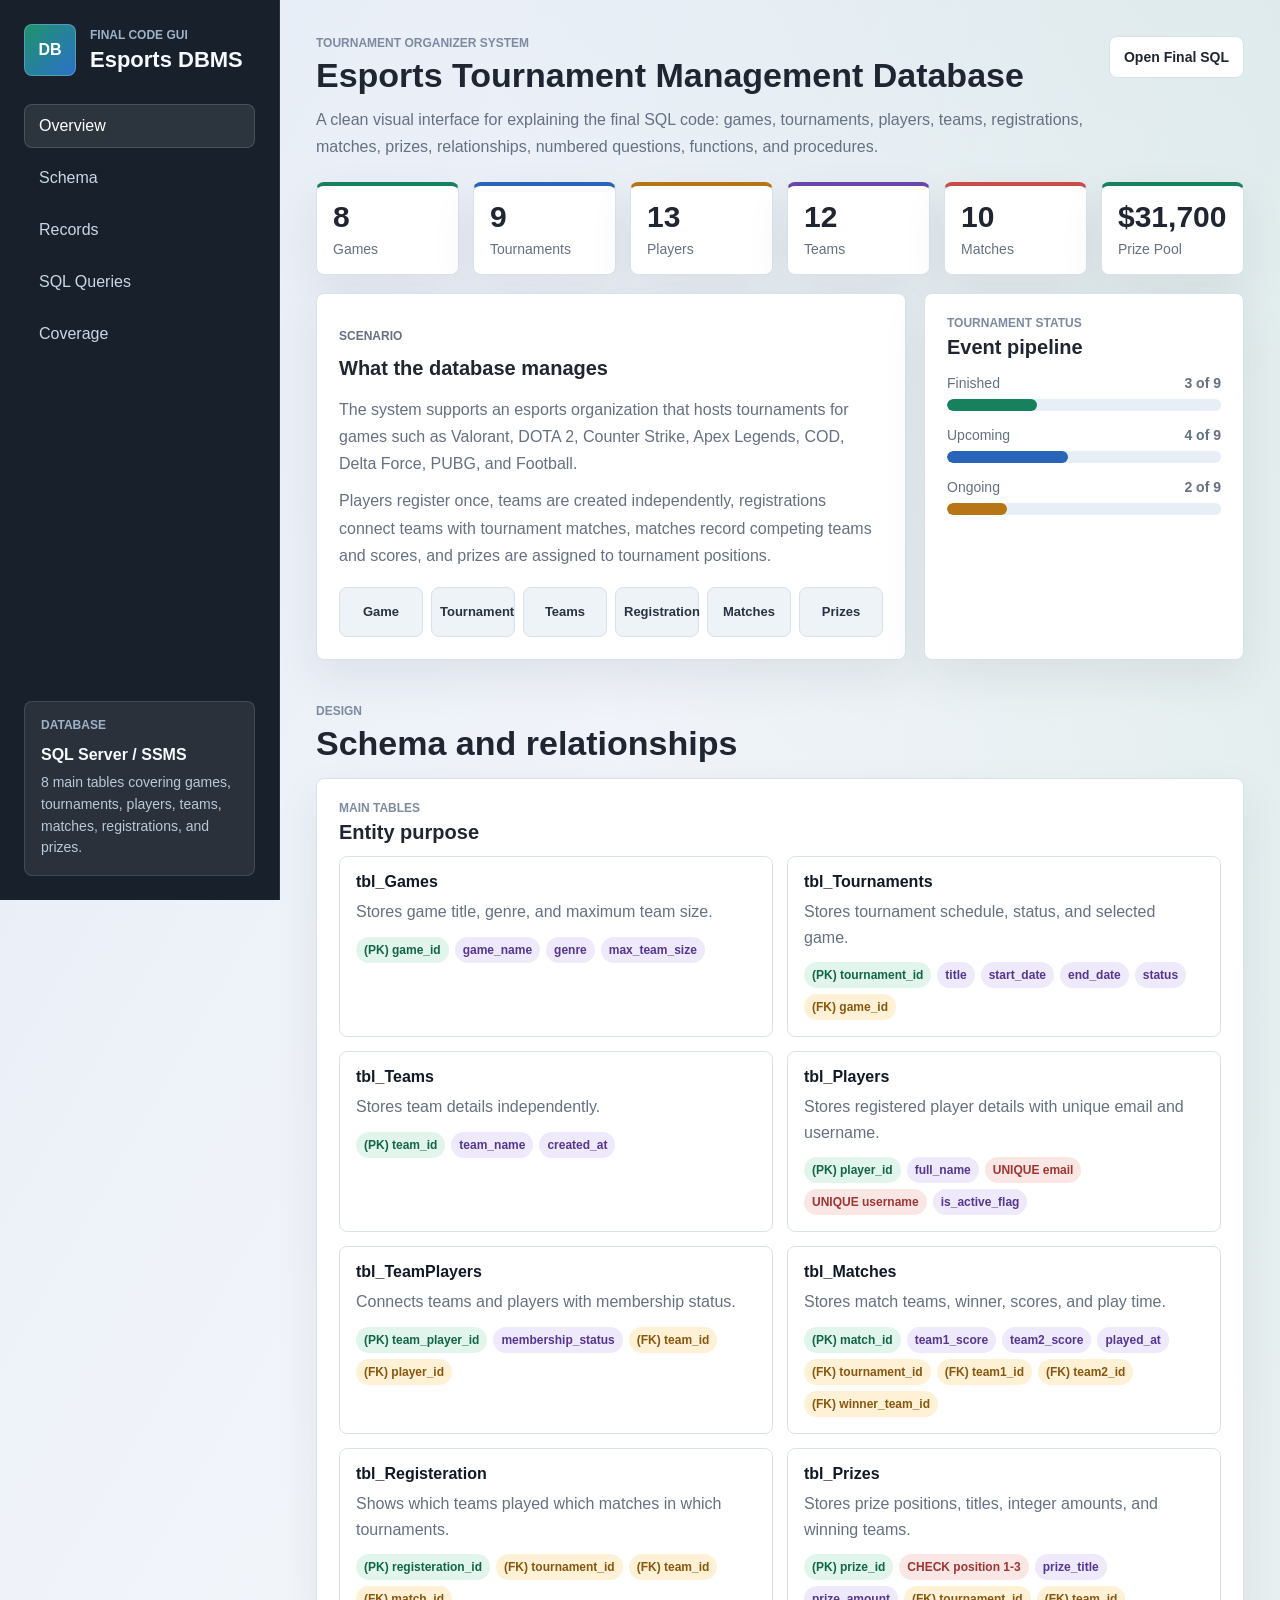
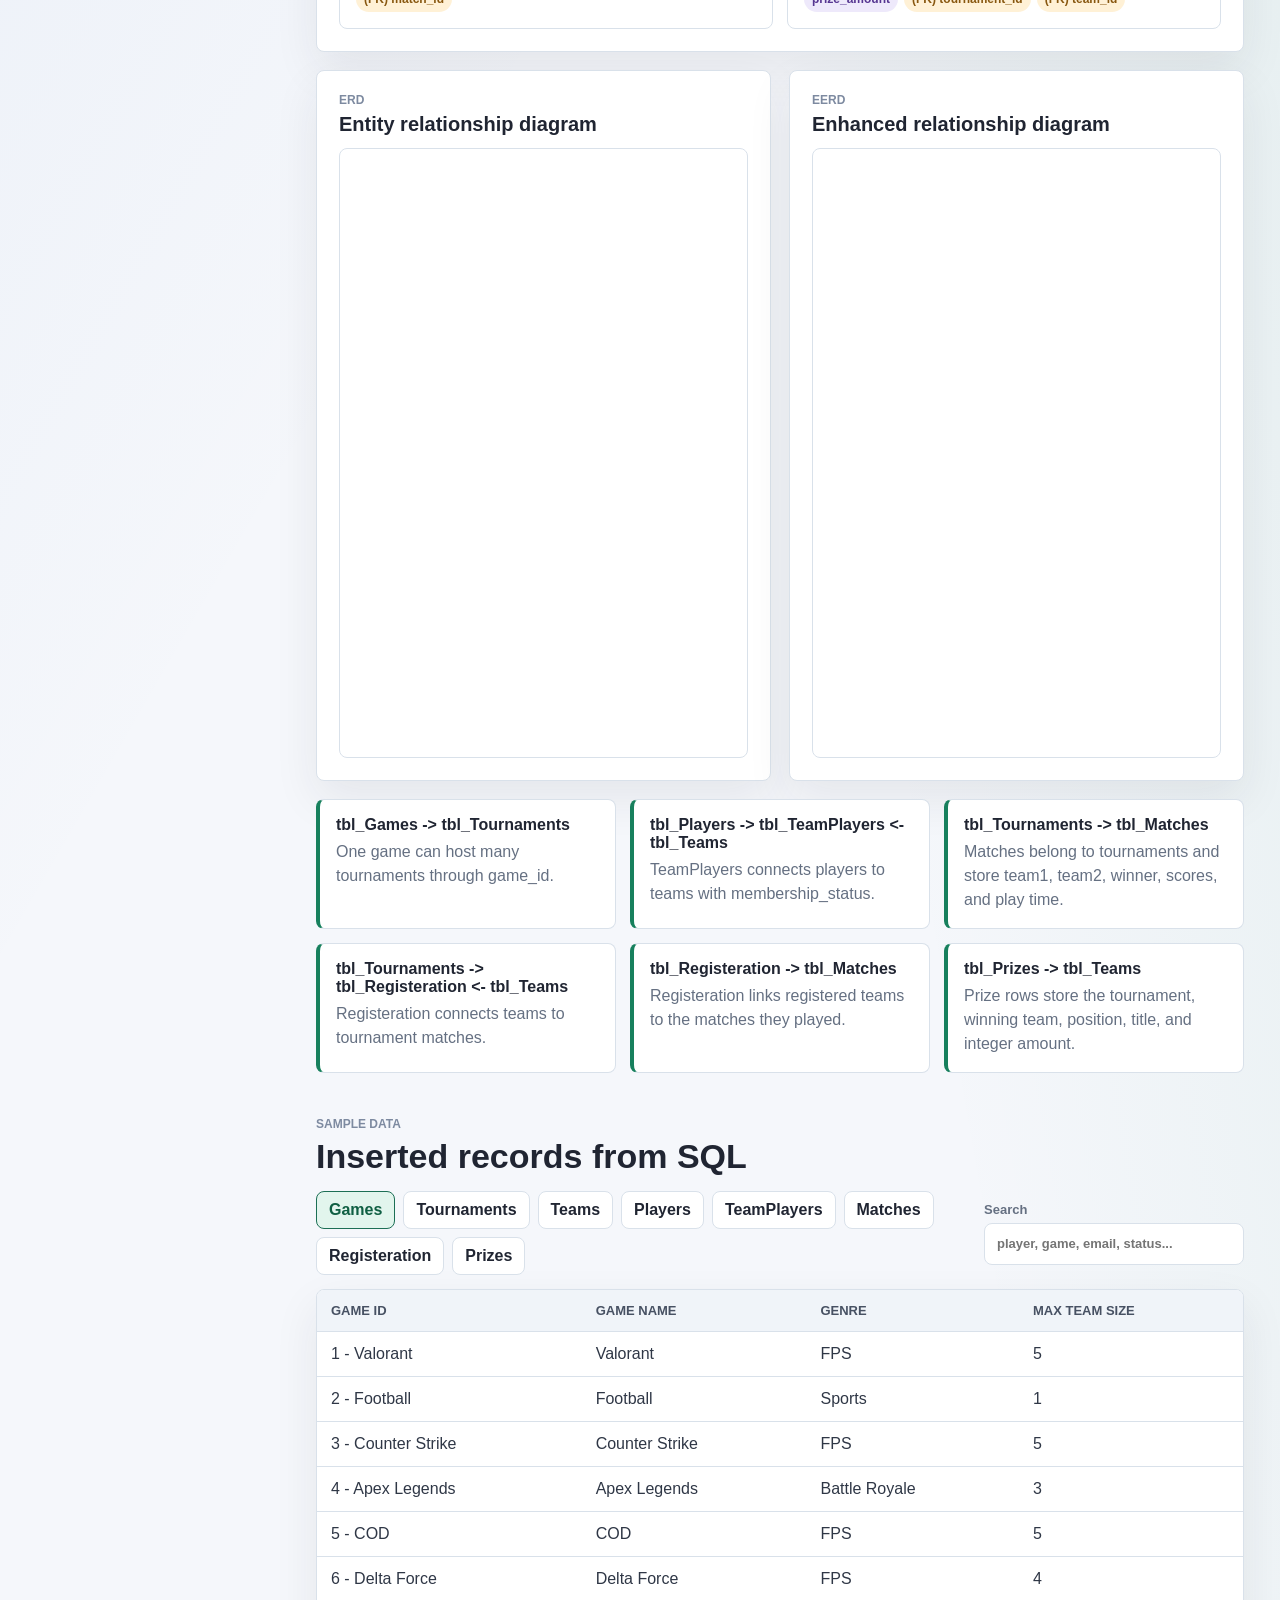
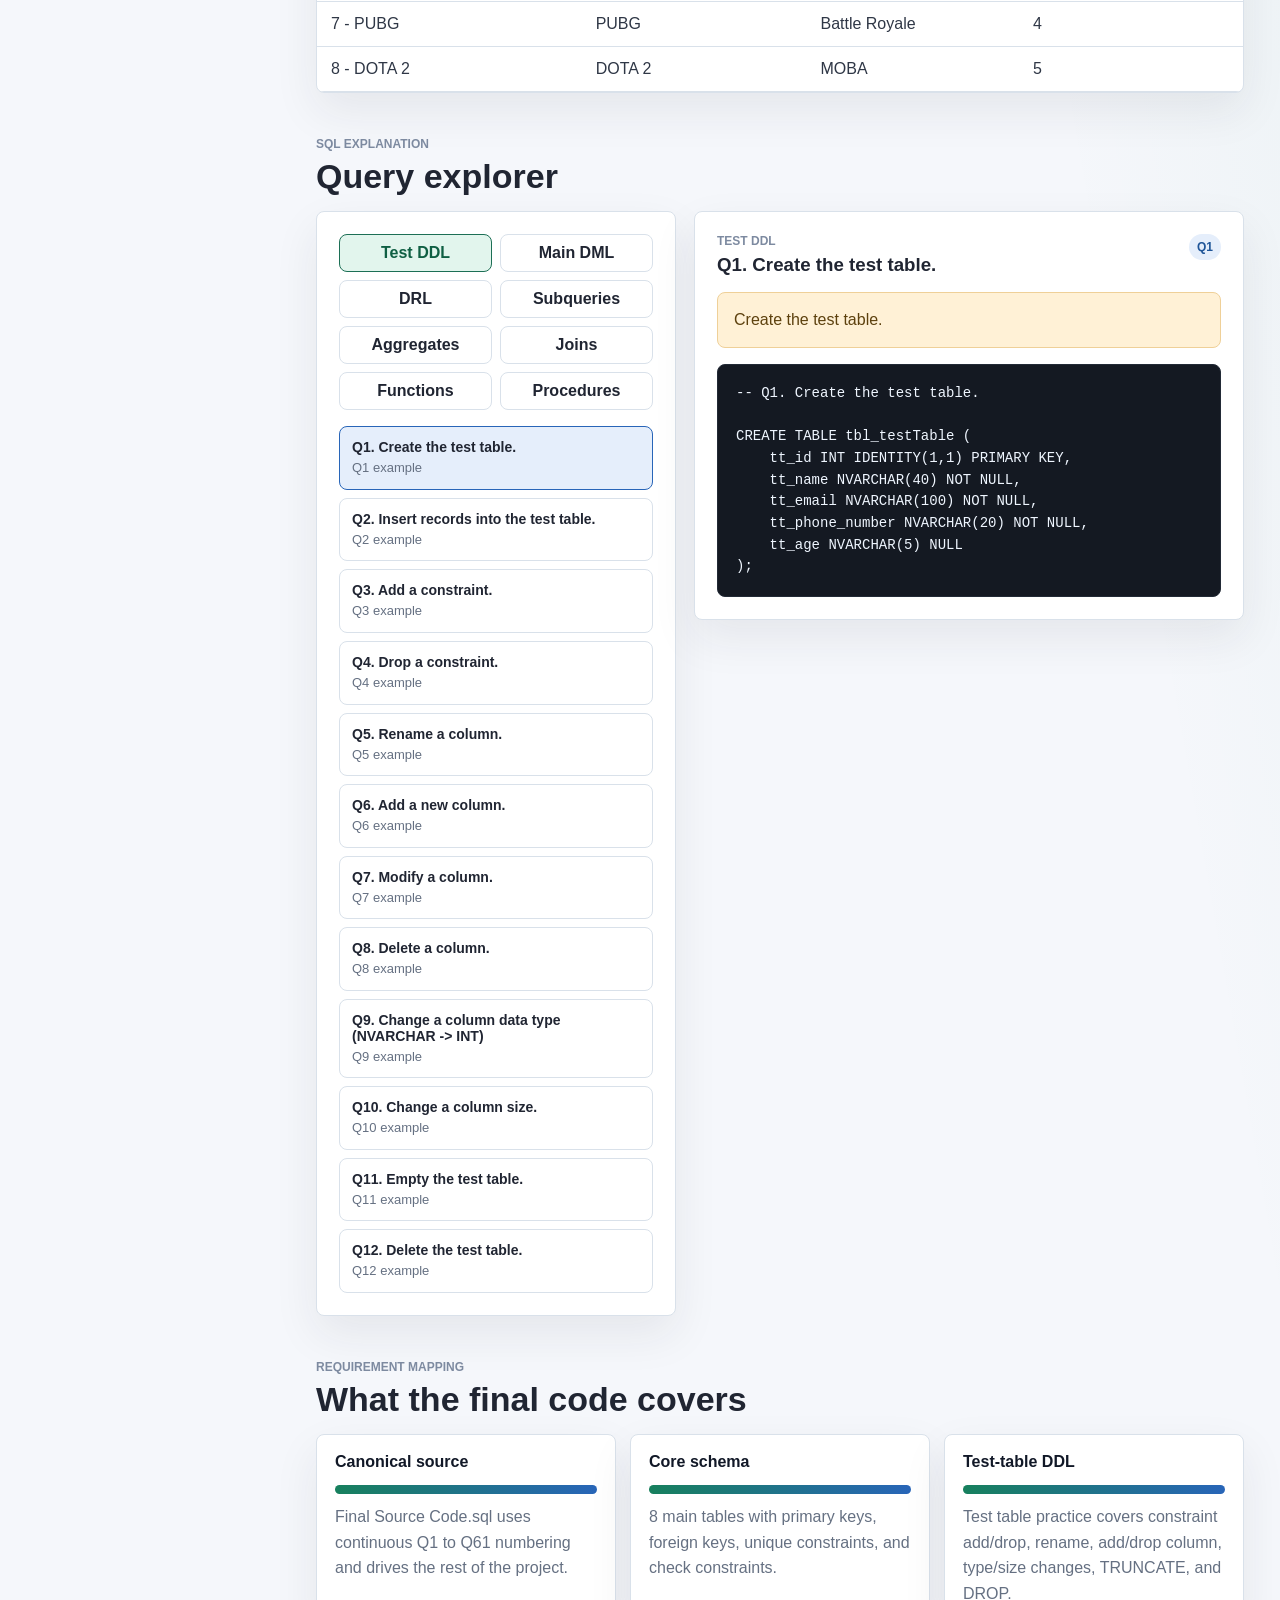
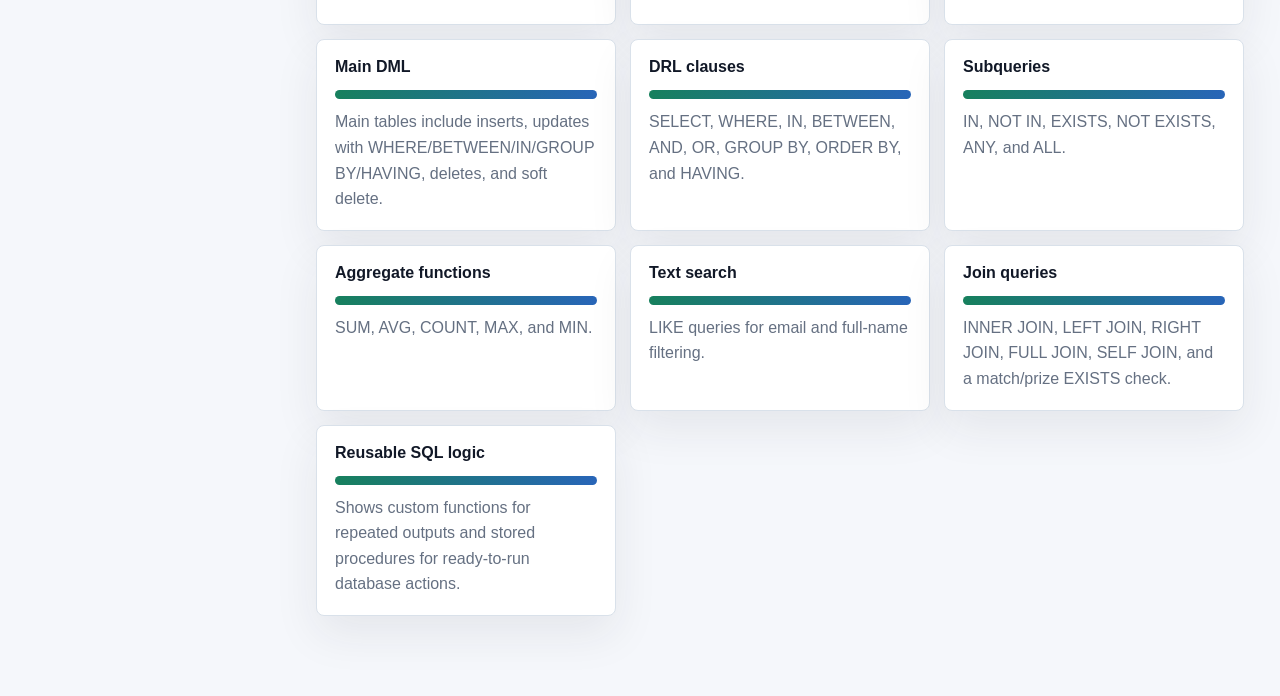
<file: index.html>
<!DOCTYPE html>
<html lang="en">
<head>
  <meta charset="UTF-8">
  <meta name="viewport" content="width=device-width, initial-scale=1.0">
  <meta http-equiv="refresh" content="0; url=gui/index.html">
  <title>Esports Tournament DBMS GUI</title>
  <style>
    body {
      min-height: 100vh;
      margin: 0;
      display: grid;
      place-items: center;
      background: #f5f7fb;
      color: #202532;
      font-family: "Segoe UI", Arial, sans-serif;
      letter-spacing: 0;
    }

    main {
      max-width: 520px;
      padding: 28px;
      border: 1px solid #d9e1ea;
      border-radius: 8px;
      background: #ffffff;
      box-shadow: 0 18px 45px rgba(32, 37, 50, 0.08);
      text-align: center;
    }

    a {
      color: #2865b8;
      font-weight: 800;
    }
  </style>
</head>
<body>
  <main>
    <h1>Esports Tournament DBMS GUI</h1>
    <p>Opening the project GUI...</p>
    <p><a href="gui/index.html">Open GUI manually</a></p>
  </main>
</body>
</html>
</file>
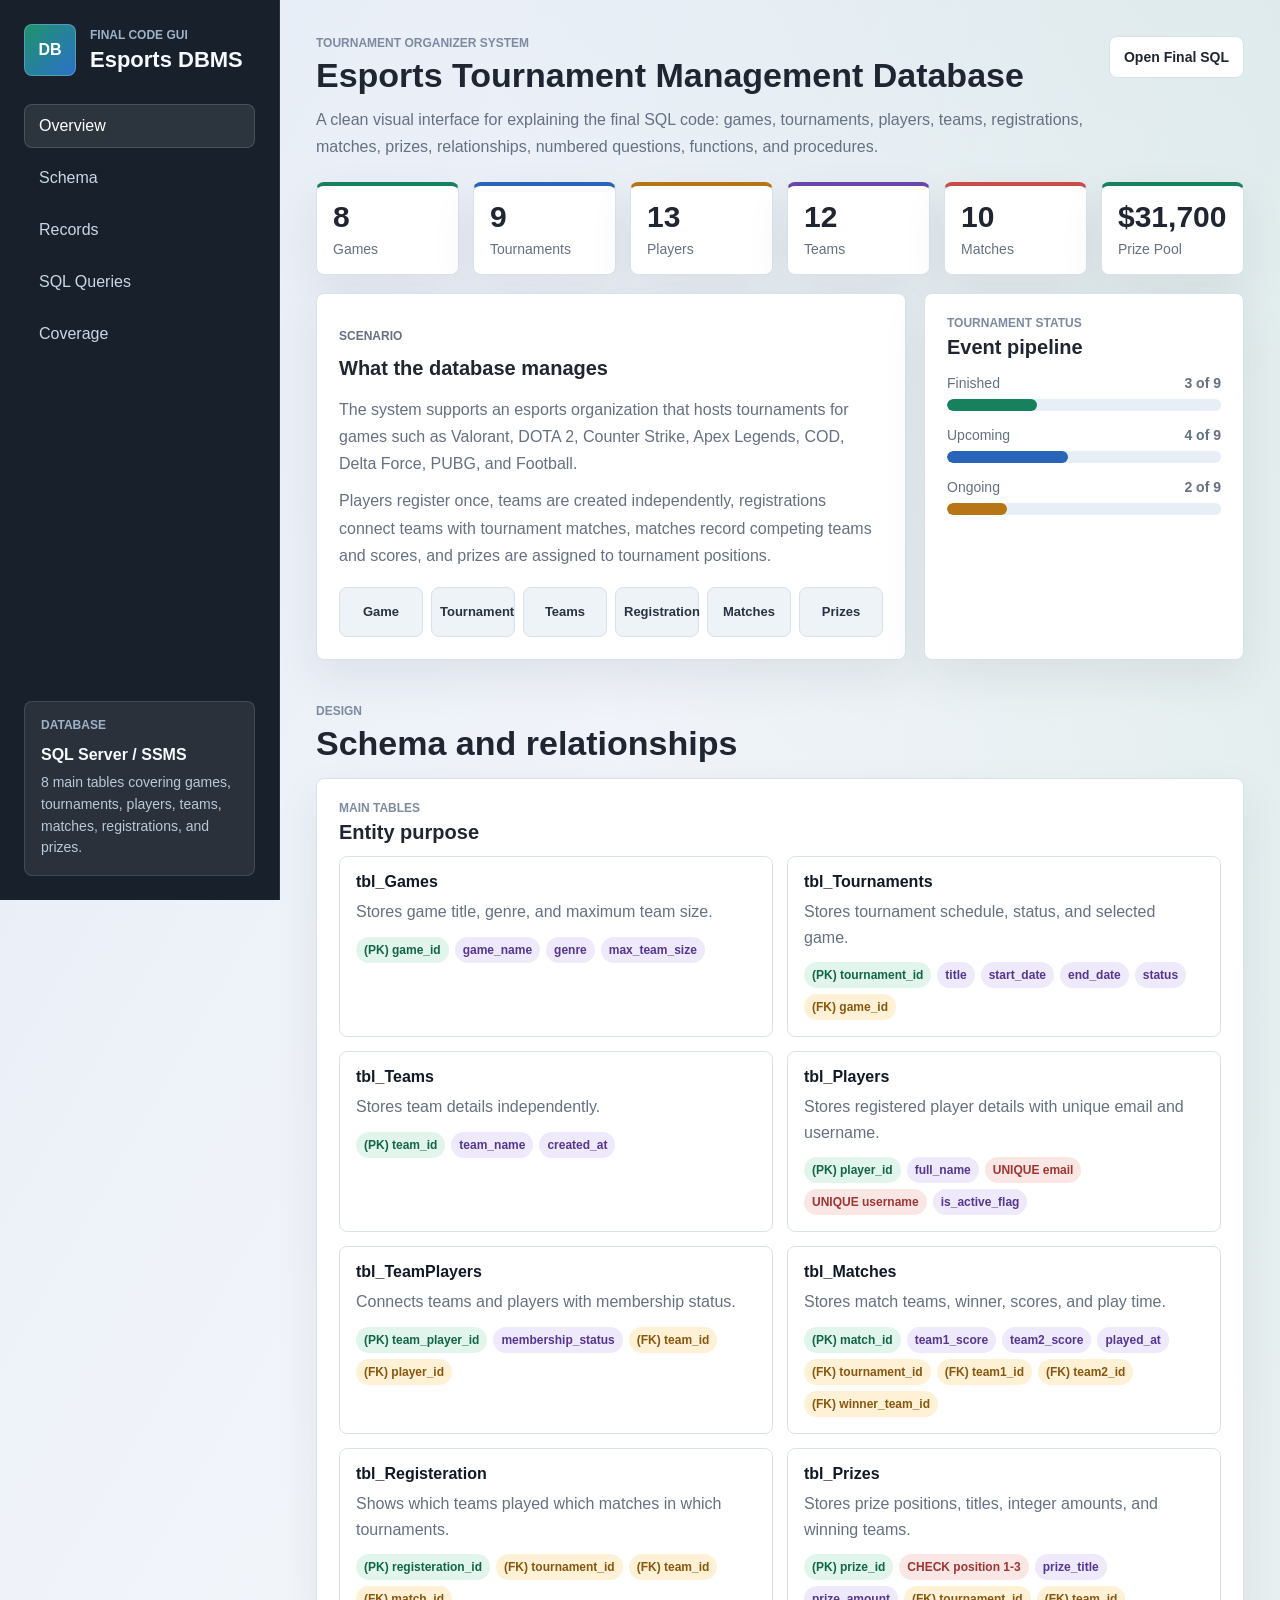
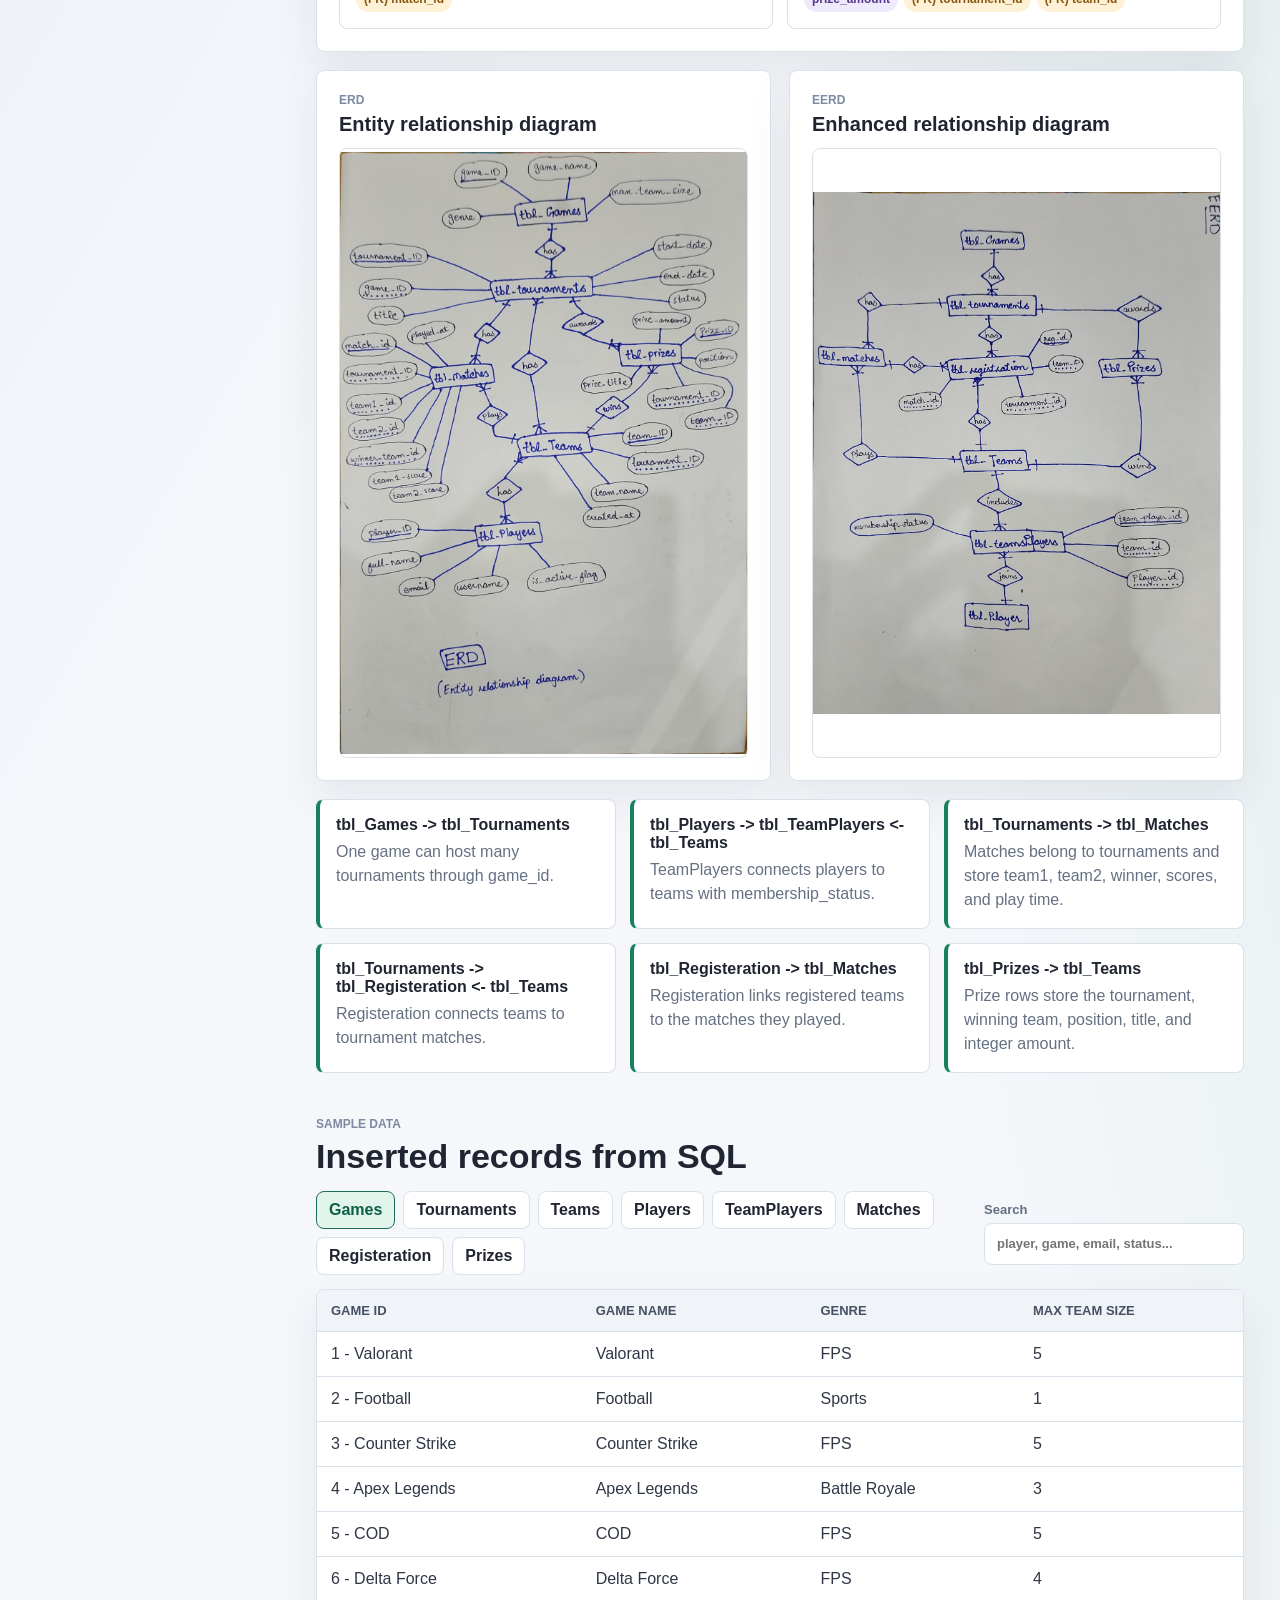
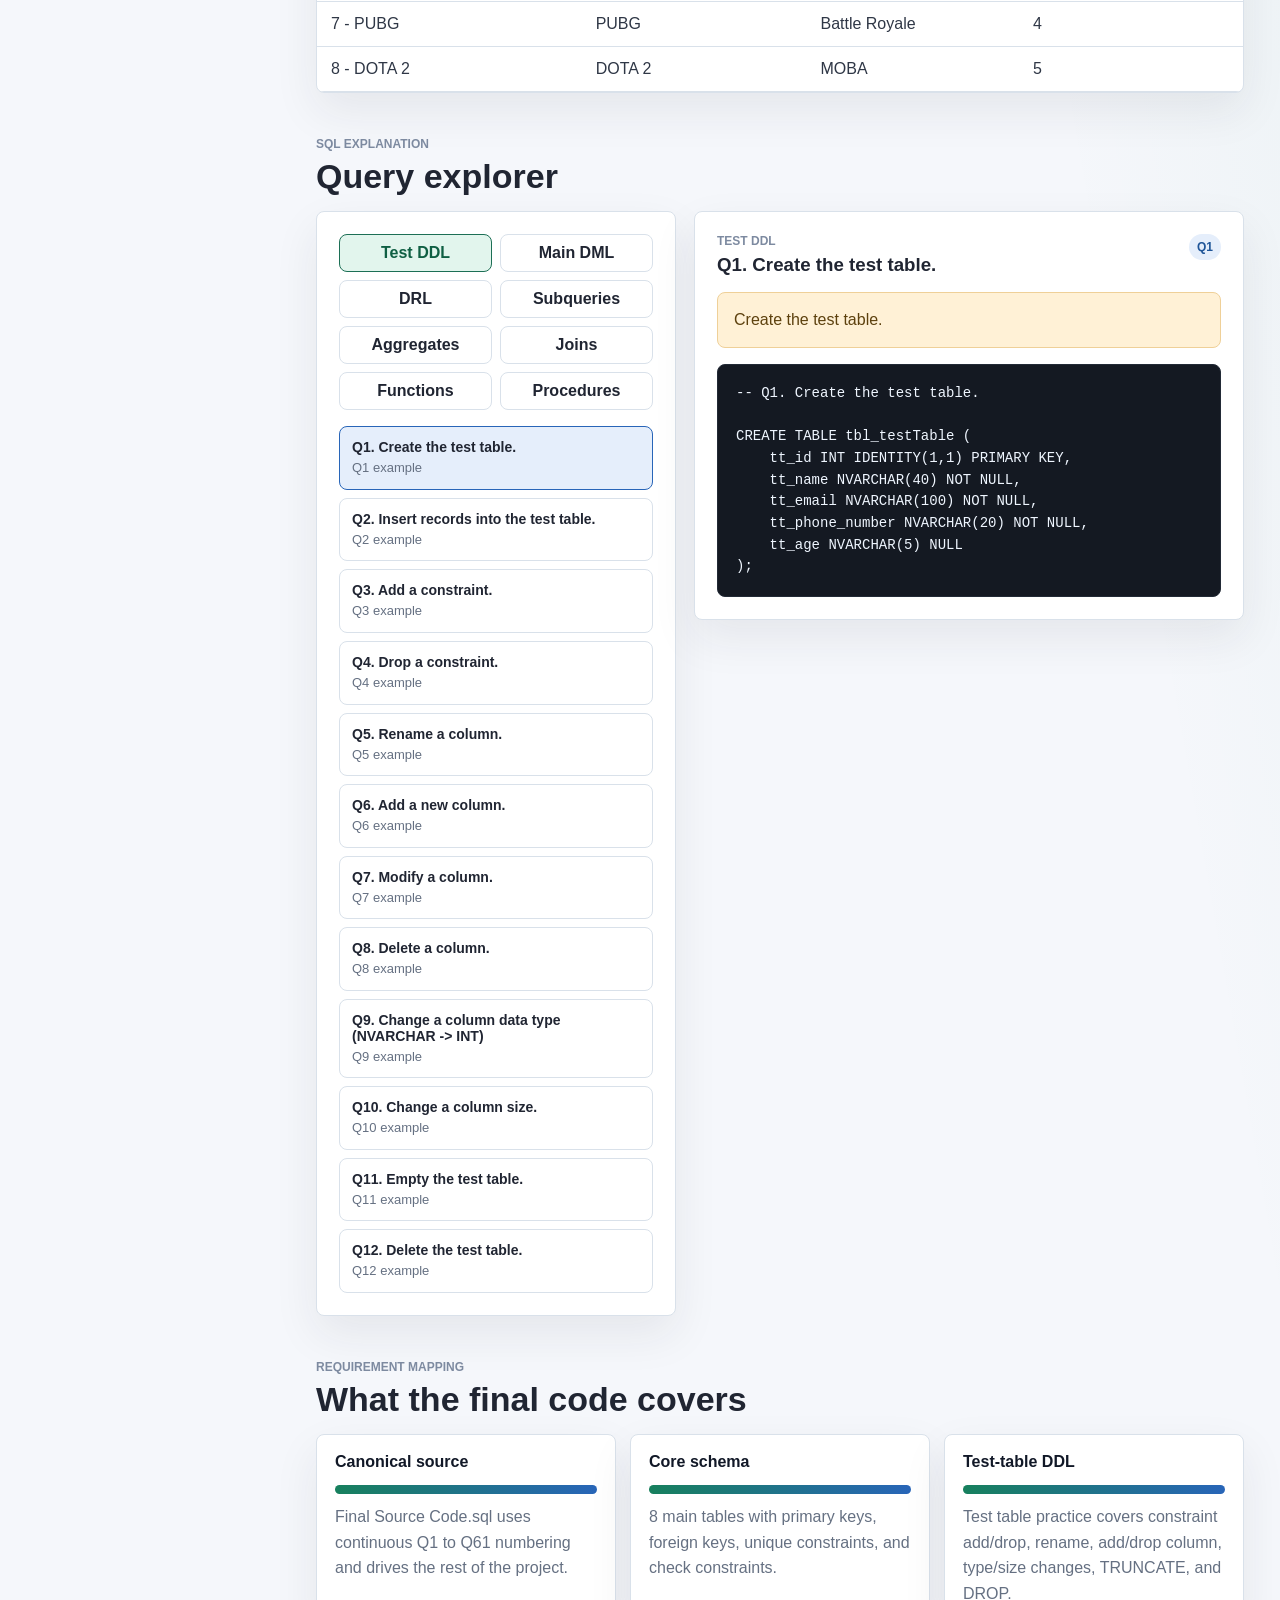
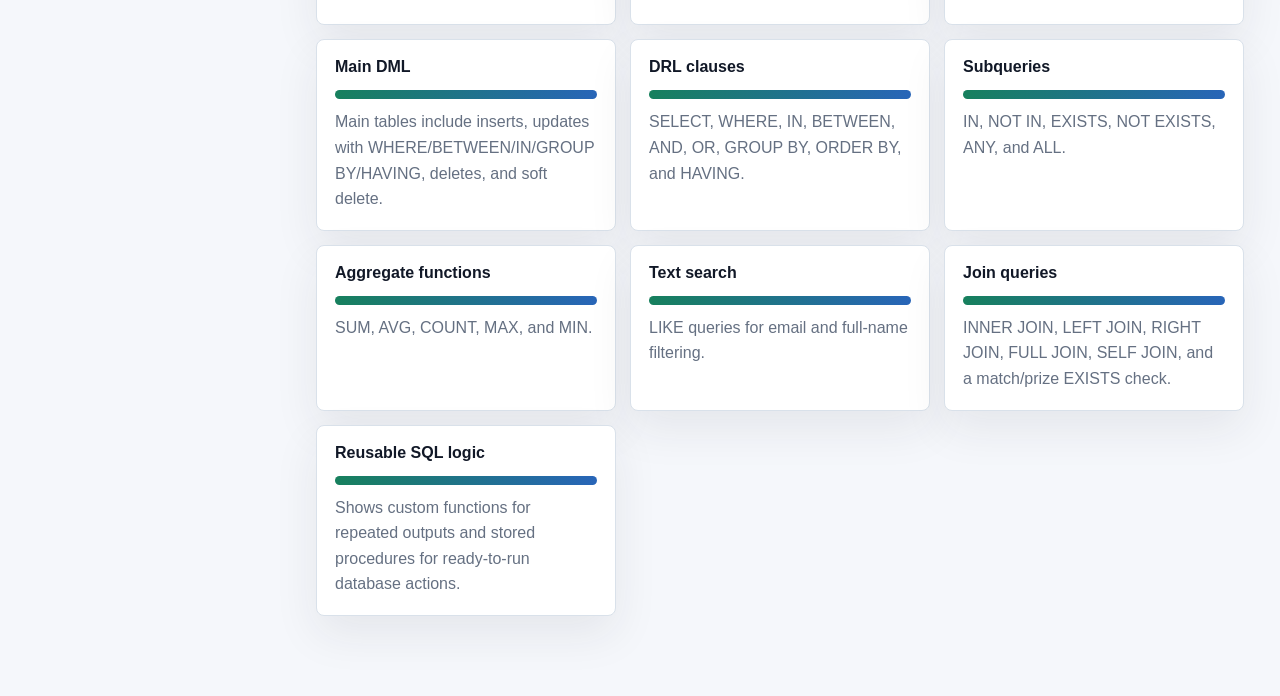
<file: gui/index.html>
<!DOCTYPE html>
<html lang="en">
<head>
  <meta charset="UTF-8">
  <meta name="viewport" content="width=device-width, initial-scale=1.0">
  <title>Esports Tournament DBMS GUI</title>
  <link rel="stylesheet" href="style.css?v=7">
</head>
<body>
  <!-- Main app shell: sidebar navigation on the left, project content on the right. -->
  <div class="app-shell">
    <aside class="sidebar" aria-label="Project navigation">
      <!-- Project title block shown at the top of the sidebar. -->
      <div class="brand">
        <div class="brand-mark">DB</div>
        <div>
          <p class="eyebrow">Final Code GUI</p>
          <h1>Esports DBMS</h1>
        </div>
      </div>

      <nav class="nav-list">
        <a href="#overview" class="nav-link active">Overview</a>
        <a href="#schema" class="nav-link">Schema</a>
        <a href="#records" class="nav-link">Records</a>
        <a href="#queries" class="nav-link">SQL Queries</a>
        <a href="#requirements" class="nav-link">Coverage</a>
      </nav>

      <div class="sidebar-card">
        <p class="eyebrow">Database</p>
        <strong>SQL Server / SSMS</strong>
        <span>8 main tables covering games, tournaments, players, teams, matches, registrations, and prizes.</span>
      </div>
    </aside>

    <main class="main">
      <!-- Overview section: high-level project explanation and quick metrics. -->
      <section id="overview" class="section">
        <div class="topbar">
          <div>
            <p class="eyebrow">Tournament organizer system</p>
            <h2>Esports Tournament Management Database</h2>
            <p class="lead">A clean visual interface for explaining the final SQL code: games, tournaments, players, teams, registrations, matches, prizes, relationships, numbered questions, functions, and procedures.</p>
          </div>
          <div class="top-actions">
            <a class="button secondary" href="../final-source-code/Final%20Source%20Code.sql" target="_blank">Open Final SQL</a>
          </div>
        </div>

        <div class="metric-grid" id="metricGrid"></div>

        <div class="overview-grid">
          <div class="panel story-panel">
            <div class="section-heading">
              <p class="eyebrow">Scenario</p>
              <h3>What the database manages</h3>
            </div>
            <p>The system supports an esports organization that hosts tournaments for games such as Valorant, DOTA 2, Counter Strike, Apex Legends, COD, Delta Force, PUBG, and Football.</p>
            <p>Players register once, teams are created independently, registrations connect teams with tournament matches, matches record competing teams and scores, and prizes are assigned to tournament positions.</p>
            <div class="story-flow" aria-label="Database workflow">
              <span>Game</span>
              <span>Tournament</span>
              <span>Teams</span>
              <span>Registration</span>
              <span>Matches</span>
              <span>Prizes</span>
            </div>
          </div>

          <div class="panel">
            <div class="section-heading">
              <p class="eyebrow">Tournament status</p>
              <h3>Event pipeline</h3>
            </div>
            <div id="statusBars" class="status-bars"></div>
          </div>
        </div>
      </section>

      <!-- Schema section: app.js fills the table cards; the two diagram images are static assets. -->
      <section id="schema" class="section">
        <div class="section-heading">
          <p class="eyebrow">Design</p>
          <h2>Schema and relationships</h2>
        </div>

        <div class="schema-layout">
          <div class="panel main-tables-panel">
            <div class="section-heading compact">
              <p class="eyebrow">Main tables</p>
              <h3>Entity purpose</h3>
            </div>
            <div class="table-card-grid" id="tableCards"></div>
          </div>

          <div class="schema-diagram-grid">
            <div class="panel erd-panel">
              <div class="section-heading compact">
                <p class="eyebrow">ERD</p>
                <h3>Entity relationship diagram</h3>
              </div>
              <div class="diagram-body">
                <div class="diagram-media">
                  <img src="../Enhanced-ERD/ERD.jpeg" alt="ERD diagram for esports tournament database" class="erd-image" loading="lazy" decoding="async">
                </div>
              </div>
            </div>

            <div class="panel erd-panel eerd-panel">
              <div class="section-heading compact">
                <p class="eyebrow">EERD</p>
                <h3>Enhanced relationship diagram</h3>
              </div>
              <div class="diagram-body eerd-body">
                <div class="diagram-media">
                  <img src="../Enhanced-ERD/EERD.jpeg" alt="Enhanced EERD diagram for esports tournament database" class="erd-image" loading="lazy" decoding="async">
                </div>
              </div>
            </div>
          </div>
        </div>

        <div class="relationship-grid" id="relationshipGrid"></div>
      </section>

      <!-- Records section: app.js builds table tabs and rows from the sample data object. -->
      <section id="records" class="section">
        <div class="section-heading">
          <p class="eyebrow">Sample data</p>
          <h2>Inserted records from SQL</h2>
        </div>

        <div class="data-toolbar">
          <div class="tabs" id="dataTabs" aria-label="Record tables"></div>
          <label class="search-box">
            <span>Search</span>
            <input id="recordSearch" type="search" placeholder="player, game, email, status...">
          </label>
        </div>

        <div class="panel data-panel">
          <div class="table-wrap">
            <table id="recordTable"></table>
          </div>
        </div>
      </section>

      <!-- Query explorer section: categories and selected SQL snippets are rendered by app.js. -->
      <section id="queries" class="section">
        <div class="section-heading">
          <p class="eyebrow">SQL explanation</p>
          <h2>Query explorer</h2>
        </div>

        <div class="query-layout">
          <div class="panel query-list-panel">
            <div class="tabs vertical" id="queryTabs" aria-label="SQL query categories"></div>
            <div id="queryList" class="query-list"></div>
          </div>

          <div class="panel code-panel">
            <div class="code-header">
              <div>
                <p class="eyebrow" id="queryCategory">DDL</p>
                <h3 id="queryTitle">Create database tables</h3>
              </div>
              <span id="queryBadge" class="badge">Schema</span>
            </div>
            <p id="queryPoint" class="query-point"></p>
            <pre><code id="queryCode"></code></pre>
          </div>
        </div>
      </section>

      <!-- Coverage section: requirement cards show what the final SQL project includes. -->
      <section id="requirements" class="section">
        <div class="section-heading">
          <p class="eyebrow">Requirement mapping</p>
          <h2>What the final code covers</h2>
        </div>

        <div class="coverage-grid" id="coverageGrid"></div>
      </section>
    </main>
  </div>

  <script src="app.js?v=7"></script>
</body>
</html>
</file>
<file: gui/style.css>
:root {
  --bg: #f5f7fb;
  --surface: #ffffff;
  --surface-soft: #eef3f7;
  --text: #202532;
  --muted: #657082;
  --line: #d9e1ea;
  --ink: #111827;
  --green: #17805d;
  --green-soft: #e2f5ed;
  --red: #c84d47;
  --red-soft: #fae7e5;
  --amber: #b87516;
  --amber-soft: #fff1d6;
  --blue: #2865b8;
  --blue-soft: #e5eefb;
  --violet: #6846aa;
  --violet-soft: #eee9fb;
  --radius: 8px;
  --shadow: 0 18px 45px rgba(32, 37, 50, 0.08);
}

* {
  box-sizing: border-box;
}

html {
  scroll-behavior: smooth;
}

body {
  margin: 0;
  min-height: 100vh;
  background:
    linear-gradient(120deg, rgba(40, 101, 184, 0.08), transparent 34%),
    linear-gradient(260deg, rgba(23, 128, 93, 0.09), transparent 36%),
    var(--bg);
  color: var(--text);
  font-family: "Segoe UI", Arial, sans-serif;
}

a {
  color: inherit;
}

.app-shell {
  display: grid;
  grid-template-columns: 280px minmax(0, 1fr);
  min-height: 100vh;
}

.sidebar {
  position: sticky;
  top: 0;
  height: 100vh;
  padding: 24px;
  background: #18202b;
  color: #f7fbff;
  display: flex;
  flex-direction: column;
  gap: 28px;
  border-right: 1px solid rgba(255, 255, 255, 0.08);
}

.brand {
  display: flex;
  align-items: center;
  gap: 14px;
}

.brand-mark {
  width: 52px;
  height: 52px;
  display: grid;
  place-items: center;
  background: linear-gradient(135deg, #1f936d, #2c70c9);
  border: 1px solid rgba(255, 255, 255, 0.22);
  border-radius: var(--radius);
  color: #ffffff;
  font-weight: 800;
  letter-spacing: 0;
}

.brand h1,
.section h2,
.panel h3 {
  margin: 0;
  letter-spacing: 0;
}

.brand h1 {
  font-size: 22px;
  line-height: 1.1;
}

.eyebrow {
  margin: 0 0 6px;
  color: #7d8aa0;
  font-size: 12px;
  font-weight: 800;
  letter-spacing: 0;
  text-transform: uppercase;
}

.sidebar .eyebrow {
  color: #9db2c8;
}

.nav-list {
  display: grid;
  gap: 8px;
}

.nav-link {
  display: block;
  padding: 12px 14px;
  border-radius: var(--radius);
  color: #cad7e5;
  text-decoration: none;
  border: 1px solid transparent;
  transition: 160ms ease;
}

.nav-link:hover,
.nav-link.active {
  background: rgba(255, 255, 255, 0.09);
  border-color: rgba(255, 255, 255, 0.14);
  color: #ffffff;
}

.sidebar-card {
  margin-top: auto;
  padding: 16px;
  display: grid;
  gap: 8px;
  border-radius: var(--radius);
  background: rgba(255, 255, 255, 0.08);
  border: 1px solid rgba(255, 255, 255, 0.12);
}

.sidebar-card span {
  color: #b9c8d7;
  font-size: 14px;
  line-height: 1.55;
}

.main {
  min-width: 0;
  padding: 36px;
}

.section {
  margin: 0 auto 44px;
  max-width: 1180px;
  scroll-margin-top: 24px;
}

.topbar {
  display: grid;
  grid-template-columns: minmax(0, 1fr) auto;
  gap: 24px;
  align-items: start;
  margin-bottom: 22px;
}

.section h2 {
  font-size: 34px;
  line-height: 1.12;
}

.lead {
  max-width: 790px;
  margin: 12px 0 0;
  color: var(--muted);
  line-height: 1.7;
  font-size: 16px;
}

.top-actions {
  display: flex;
  gap: 10px;
  align-items: center;
  flex-wrap: wrap;
  justify-content: end;
}

.button {
  min-height: 42px;
  display: inline-flex;
  align-items: center;
  justify-content: center;
  padding: 10px 14px;
  border-radius: var(--radius);
  border: 1px solid var(--line);
  text-decoration: none;
  font-weight: 800;
  font-size: 14px;
}

.button.primary {
  background: #1c6f55;
  border-color: #1c6f55;
  color: #ffffff;
}

.button.secondary {
  background: var(--surface);
  color: var(--text);
}

.metric-grid {
  display: grid;
  grid-template-columns: repeat(6, minmax(0, 1fr));
  gap: 14px;
  margin-bottom: 18px;
}

.metric-card,
.panel,
.mini-card,
.coverage-card {
  background: var(--surface);
  border: 1px solid var(--line);
  border-radius: var(--radius);
  box-shadow: var(--shadow);
}

.metric-card {
  padding: 16px;
}

.metric-card strong {
  display: block;
  font-size: 30px;
  line-height: 1;
  margin-bottom: 8px;
}

.metric-card span {
  color: var(--muted);
  font-size: 14px;
}

.accent-green {
  border-top: 4px solid var(--green);
}

.accent-blue {
  border-top: 4px solid var(--blue);
}

.accent-amber {
  border-top: 4px solid var(--amber);
}

.accent-red {
  border-top: 4px solid var(--red);
}

.accent-violet {
  border-top: 4px solid var(--violet);
}

/* Shared grid wrappers for the main page sections. */
.overview-grid,
.schema-layout,
.query-layout {
  display: grid;
  gap: 18px;
}

.overview-grid {
  grid-template-columns: minmax(0, 1.35fr) minmax(320px, 0.65fr);
}

.schema-layout {
  grid-template-columns: 1fr;
  align-items: start;
}

.schema-diagram-grid {
  display: grid;
  grid-template-columns: repeat(2, minmax(0, 1fr));
  gap: 18px;
  align-items: start;
}

.query-layout {
  grid-template-columns: 360px minmax(0, 1fr);
  align-items: start;
}

.panel {
  padding: 22px;
  min-width: 0;
}

.story-panel p {
  color: var(--muted);
  line-height: 1.7;
  margin: 10px 0;
}

.section-heading {
  margin-bottom: 16px;
}

.section-heading.compact {
  margin-bottom: 12px;
}

.section-heading h3 {
  font-size: 20px;
}

.story-flow {
  display: grid;
  grid-template-columns: repeat(6, minmax(0, 1fr));
  gap: 8px;
  margin-top: 18px;
}

.story-flow span {
  min-height: 50px;
  display: grid;
  place-items: center;
  padding: 8px;
  background: var(--surface-soft);
  border: 1px solid var(--line);
  border-radius: var(--radius);
  color: #293142;
  font-weight: 800;
  text-align: center;
  font-size: 13px;
}

.status-bars {
  display: grid;
  gap: 16px;
}

.status-row {
  display: grid;
  gap: 8px;
}

.status-label {
  display: flex;
  justify-content: space-between;
  color: var(--muted);
  font-size: 14px;
}

.bar-track {
  height: 12px;
  overflow: hidden;
  border-radius: 999px;
  background: #e8eef5;
}

.bar-fill {
  height: 100%;
  border-radius: 999px;
}

.bar-fill.finished {
  background: var(--green);
}

.bar-fill.upcoming {
  background: var(--blue);
}

.bar-fill.ongoing {
  background: var(--amber);
}

.table-card-grid,
.relationship-grid,
.coverage-grid {
  display: grid;
  gap: 14px;
}

.table-card-grid {
  grid-template-columns: repeat(2, minmax(0, 1fr));
}

.mini-card {
  padding: 16px;
  box-shadow: none;
}

.mini-card strong,
.coverage-card strong {
  display: block;
  margin-bottom: 8px;
  color: var(--ink);
}

.mini-card p,
.coverage-card p {
  margin: 0;
  color: var(--muted);
  line-height: 1.6;
}

.tag-list {
  display: flex;
  flex-wrap: wrap;
  gap: 6px;
  margin-top: 12px;
}

.tag,
.badge {
  display: inline-flex;
  align-items: center;
  min-height: 26px;
  padding: 4px 8px;
  border-radius: 999px;
  background: var(--blue-soft);
  color: #1f5598;
  font-size: 12px;
  font-weight: 800;
}

.tag.green {
  background: var(--green-soft);
  color: #116649;
}

.tag.amber {
  background: var(--amber-soft);
  color: #88570f;
}

.tag.red {
  background: var(--red-soft);
  color: #9e3632;
}

.tag.violet {
  background: var(--violet-soft);
  color: #563691;
}

/* Diagram cards use the same media frame so ERD and EERD padding matches. */
.erd-panel {
  overflow: hidden;
}

.diagram-body {
  display: block;
}

.diagram-media {
  height: 610px;
  display: flex;
  align-items: center;
  justify-content: center;
  overflow: hidden;
  border: 1px solid var(--line);
  border-radius: var(--radius);
  background: #ffffff;
}

.erd-image {
  display: block;
  width: 100%;
  height: 100%;
  object-fit: contain;
}

.relationship-grid {
  grid-template-columns: repeat(3, minmax(0, 1fr));
  margin-top: 18px;
}

.relationship-card {
  padding: 16px;
  background: #ffffff;
  border: 1px solid var(--line);
  border-left: 4px solid var(--green);
  border-radius: var(--radius);
}

.relationship-card strong {
  display: block;
  margin-bottom: 6px;
}

.relationship-card span {
  color: var(--muted);
  line-height: 1.5;
}

.data-toolbar {
  display: grid;
  grid-template-columns: minmax(0, 1fr) 260px;
  gap: 14px;
  align-items: center;
  margin-bottom: 14px;
}

.tabs {
  display: flex;
  flex-wrap: wrap;
  gap: 8px;
}

.tabs.vertical {
  display: grid;
  grid-template-columns: repeat(2, minmax(0, 1fr));
  margin-bottom: 16px;
}

.tab-button {
  min-height: 38px;
  padding: 8px 12px;
  border: 1px solid var(--line);
  border-radius: var(--radius);
  background: var(--surface);
  color: var(--text);
  cursor: pointer;
  font: inherit;
  font-weight: 800;
}

.tab-button:hover,
.tab-button.active {
  border-color: #1c6f55;
  background: var(--green-soft);
  color: #0f5f43;
}

.search-box {
  display: grid;
  gap: 6px;
  color: var(--muted);
  font-size: 13px;
  font-weight: 800;
}

.search-box input {
  width: 100%;
  min-height: 42px;
  border: 1px solid var(--line);
  border-radius: var(--radius);
  padding: 10px 12px;
  font: inherit;
  color: var(--text);
  background: var(--surface);
}

.data-panel {
  padding: 0;
  overflow: hidden;
}

.table-wrap {
  overflow: auto;
  max-height: 540px;
}

table {
  width: 100%;
  border-collapse: collapse;
  min-width: 720px;
}

th,
td {
  padding: 13px 14px;
  border-bottom: 1px solid var(--line);
  text-align: left;
  vertical-align: top;
  white-space: nowrap;
}

th {
  position: sticky;
  top: 0;
  z-index: 1;
  background: #f0f4f9;
  color: #475163;
  font-size: 13px;
  text-transform: uppercase;
  letter-spacing: 0;
}

td {
  color: #2f3746;
}

.pill {
  display: inline-flex;
  align-items: center;
  min-height: 24px;
  padding: 4px 8px;
  border-radius: 999px;
  background: #edf2f7;
  color: #344052;
  font-size: 12px;
  font-weight: 800;
}

.pill.Finished,
.pill.Active {
  background: var(--green-soft);
  color: #116649;
}

.pill.Upcoming {
  background: var(--blue-soft);
  color: #1f5598;
}

.pill.Review {
  background: var(--blue-soft);
  color: #1f5598;
}

.pill.Ongoing {
  background: var(--amber-soft);
  color: #88570f;
}

.pill.Pending {
  background: var(--amber-soft);
  color: #88570f;
}

.pill.Inactive {
  background: var(--red-soft);
  color: #9e3632;
}

.pill.Soft {
  background: var(--red-soft);
  color: #9e3632;
}

.query-list-panel {
  align-self: start;
}

.query-list {
  display: grid;
  gap: 8px;
}

.query-item {
  width: 100%;
  display: grid;
  gap: 4px;
  padding: 12px;
  border: 1px solid var(--line);
  border-radius: var(--radius);
  background: var(--surface);
  color: var(--text);
  cursor: pointer;
  text-align: left;
  font: inherit;
}

.query-item:hover,
.query-item.active {
  border-color: #2865b8;
  background: var(--blue-soft);
}

.query-item strong {
  font-size: 14px;
}

.query-item span {
  color: var(--muted);
  font-size: 13px;
  line-height: 1.35;
}

.code-panel {
  display: grid;
  gap: 16px;
  align-content: start;
}

.code-header {
  display: flex;
  align-items: start;
  justify-content: space-between;
  gap: 16px;
}

.query-point {
  margin: 0;
  padding: 14px 16px;
  border-radius: var(--radius);
  background: var(--amber-soft);
  border: 1px solid #efd098;
  color: #5d410e;
  line-height: 1.6;
}

pre {
  margin: 0;
  max-height: 510px;
  overflow: auto;
  background: #141922;
  color: #eff6ff;
  border-radius: var(--radius);
  border: 1px solid #222a36;
  padding: 18px;
  line-height: 1.55;
  font-size: 14px;
}

code {
  font-family: Consolas, "Courier New", monospace;
}

.coverage-grid {
  grid-template-columns: repeat(3, minmax(0, 1fr));
}

.coverage-card {
  padding: 18px;
}

.coverage-card .progress {
  height: 9px;
  background: #e8eef5;
  border-radius: 999px;
  overflow: hidden;
  margin: 14px 0 10px;
}

.coverage-card .progress span {
  display: block;
  height: 100%;
  width: 100%;
  background: linear-gradient(90deg, var(--green), var(--blue));
}

@media (max-width: 1100px) {
  .metric-grid {
    grid-template-columns: repeat(3, minmax(0, 1fr));
  }

  .overview-grid,
  .schema-layout,
  .schema-diagram-grid,
  .query-layout {
    grid-template-columns: 1fr;
  }

  .relationship-grid,
  .coverage-grid {
    grid-template-columns: repeat(2, minmax(0, 1fr));
  }
}

@media (max-width: 860px) {
  .app-shell {
    grid-template-columns: 1fr;
  }

  .sidebar {
    position: static;
    height: auto;
  }

  .nav-list {
    grid-template-columns: repeat(3, minmax(0, 1fr));
  }

  .main {
    padding: 24px 16px;
  }

  .topbar,
  .data-toolbar {
    grid-template-columns: 1fr;
  }

  .top-actions {
    justify-content: start;
  }

  .story-flow,
  .table-card-grid {
    grid-template-columns: repeat(2, minmax(0, 1fr));
  }
}

@media (max-width: 620px) {
  .section h2 {
    font-size: 27px;
  }

  .metric-grid,
  .relationship-grid,
  .coverage-grid,
  .story-flow,
  .table-card-grid,
  .nav-list,
  .tabs.vertical {
    grid-template-columns: 1fr;
  }

  .diagram-media {
    height: 520px;
  }

  .top-actions,
  .button {
    width: 100%;
  }
}

@media print {
  body {
    background: #ffffff;
  }

  .sidebar,
  .top-actions,
  .data-toolbar,
  .query-list-panel {
    display: none;
  }

  .app-shell,
  .query-layout {
    display: block;
  }

  .main {
    padding: 0;
  }

  .section {
    break-inside: avoid;
    margin-bottom: 24px;
  }

  .panel,
  .metric-card,
  .coverage-card {
    box-shadow: none;
  }
}
</file>
